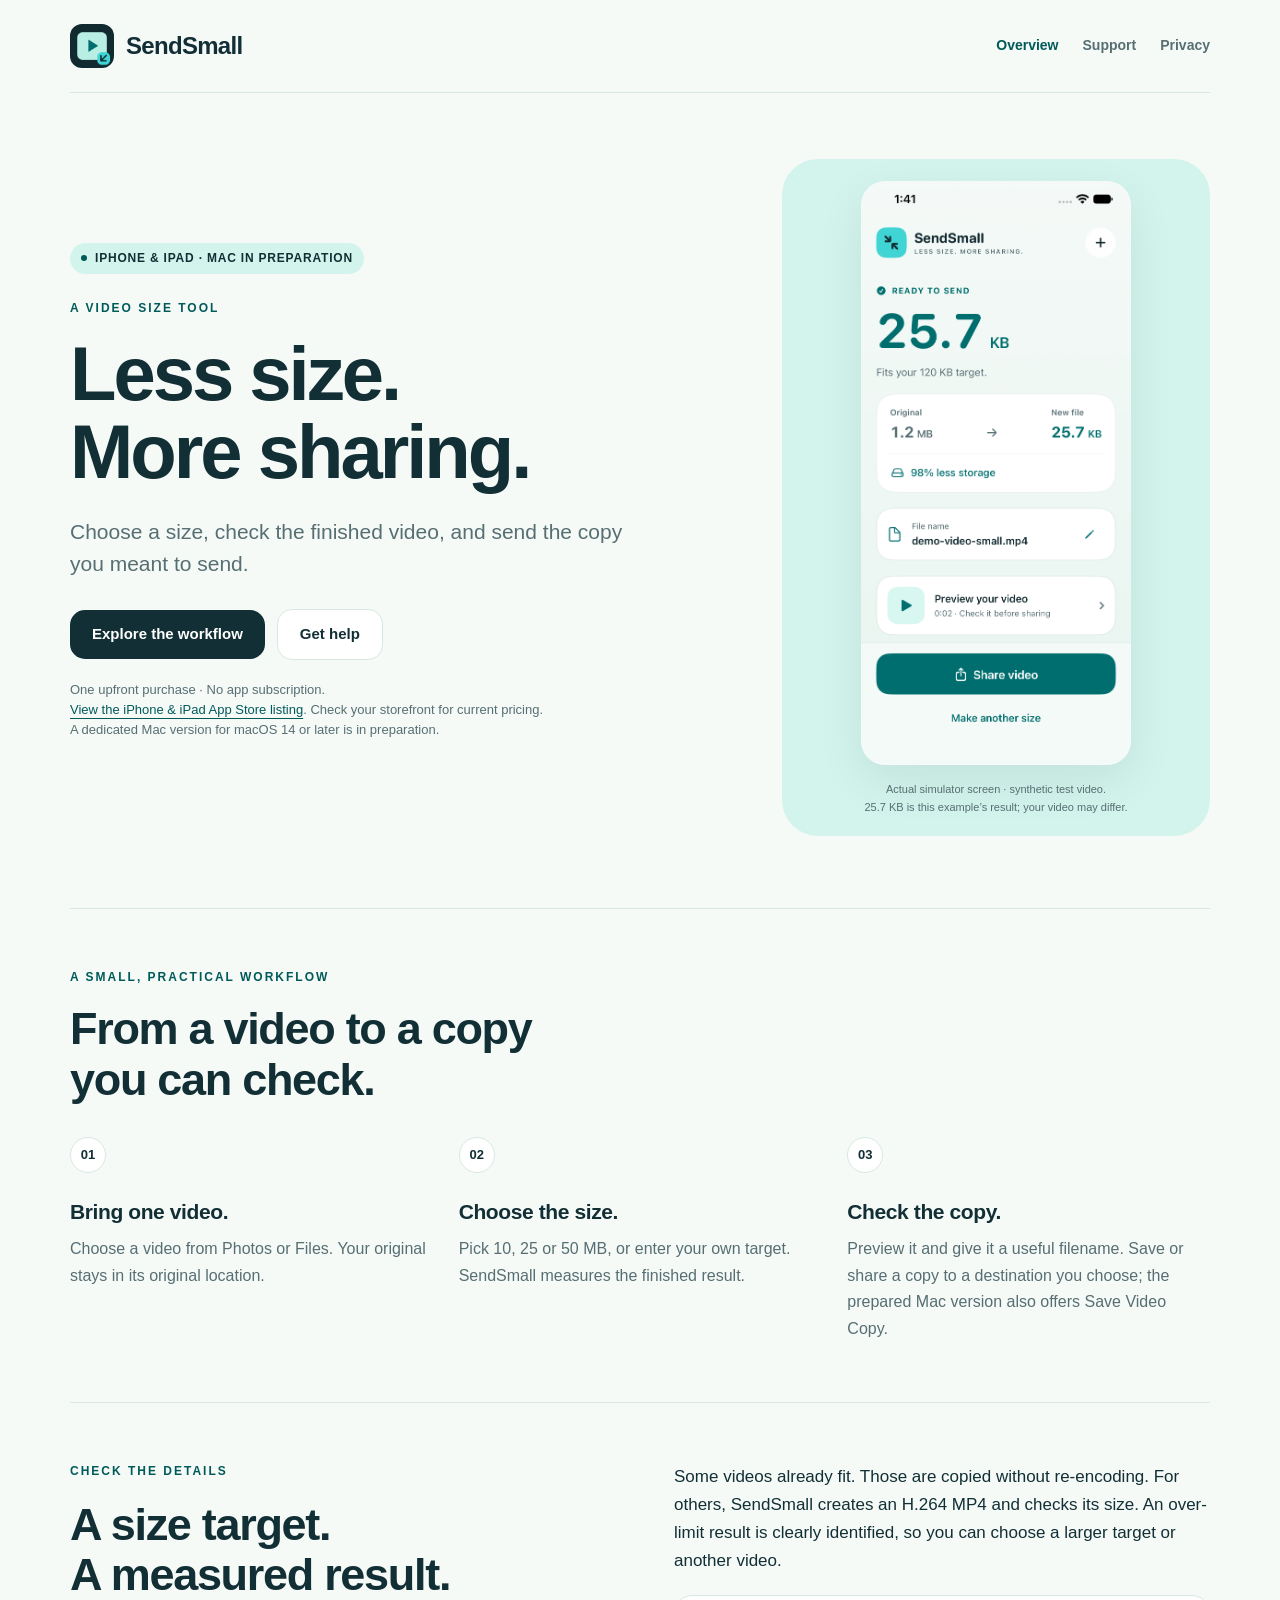
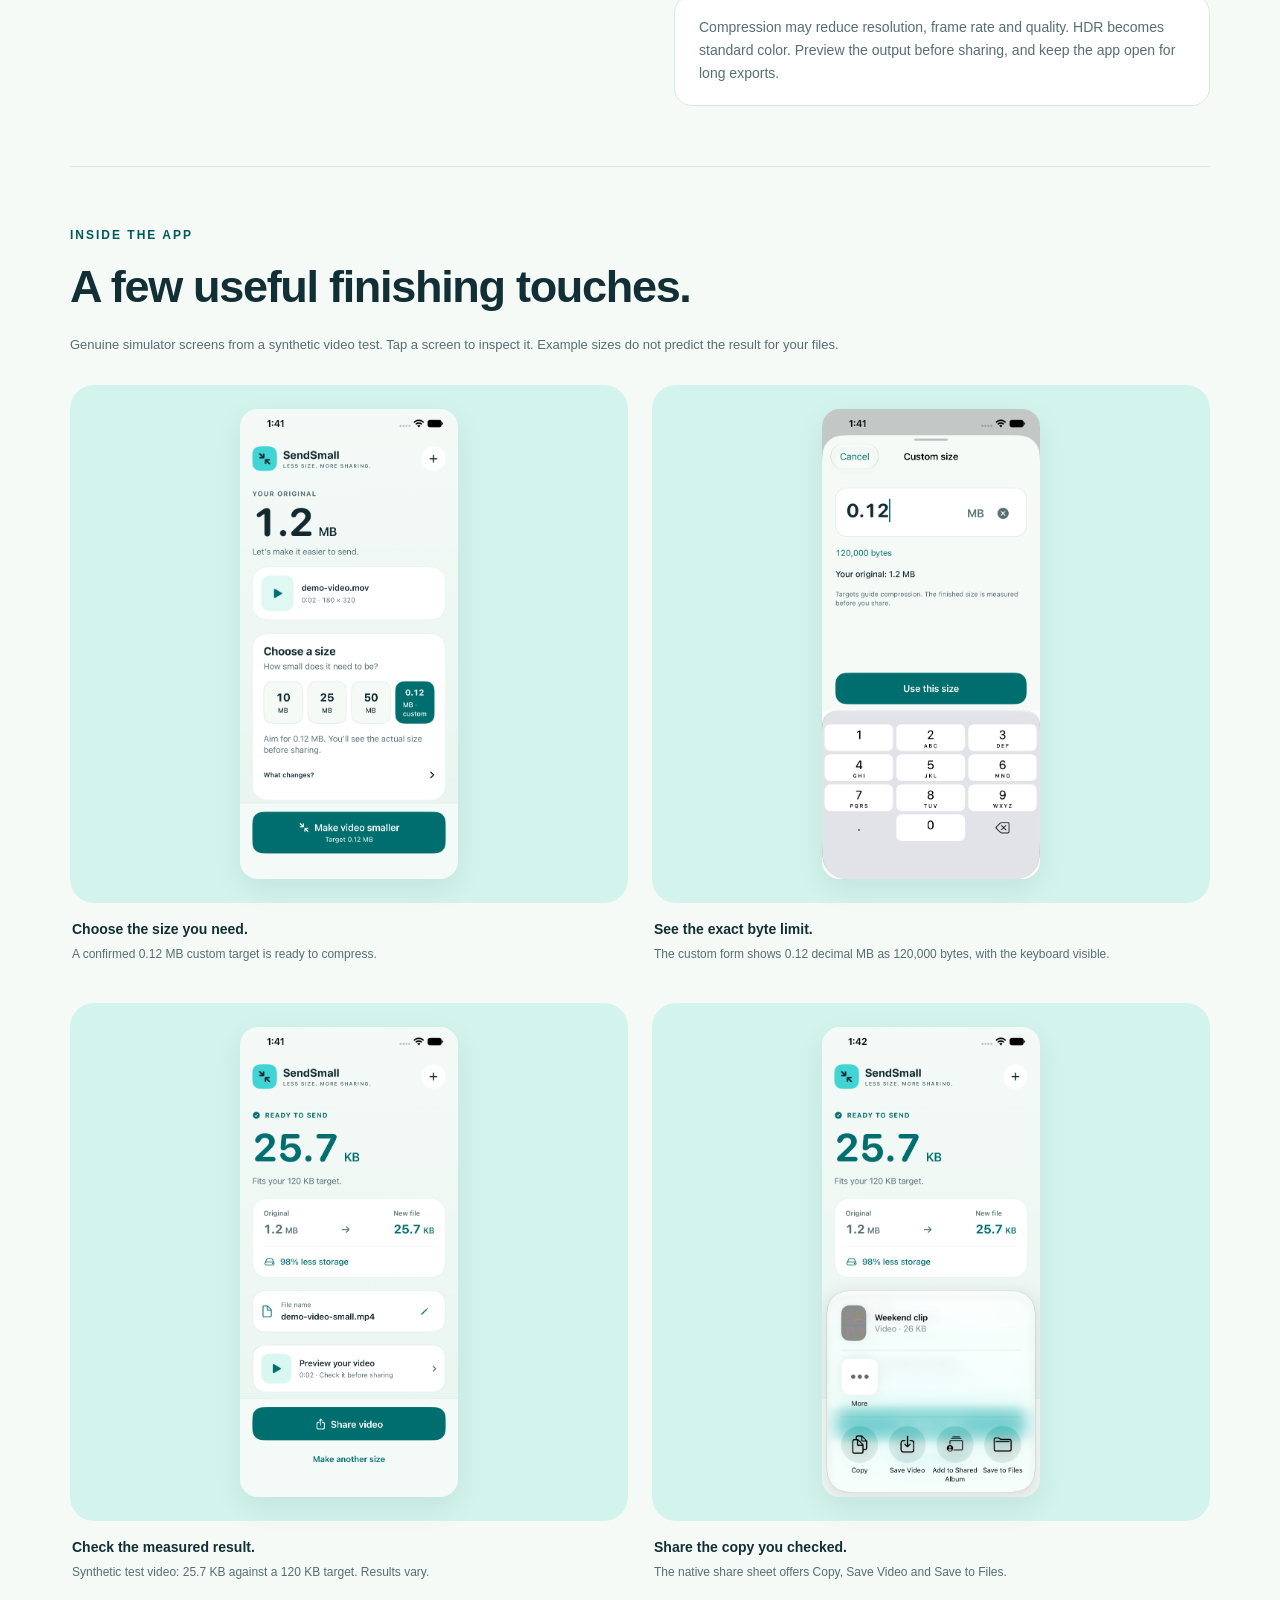
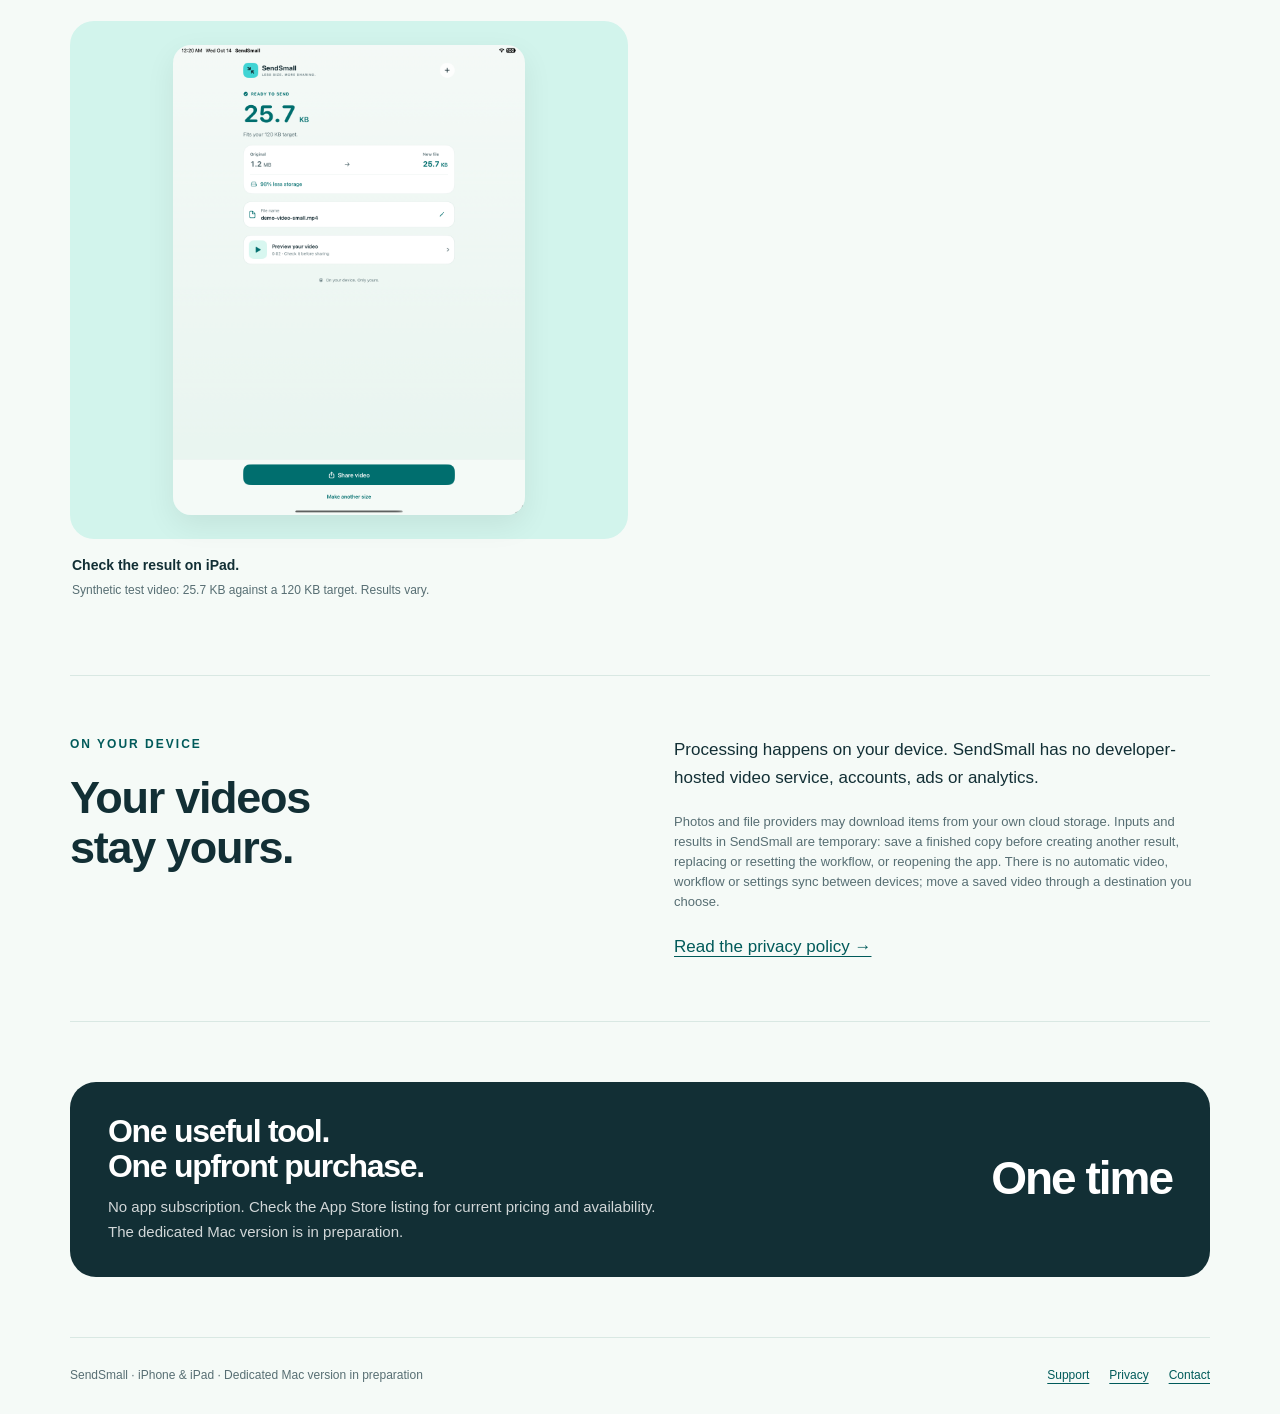
<file: index.html>
<!doctype html>
<html lang="en"><head><meta charset="utf-8"><meta name="viewport" content="width=device-width,initial-scale=1"><title>SendSmall — Less size. More sharing.</title><meta name="description" content="Choose a size, check the finished video, and send the copy you meant to send."><meta property="og:title" content="SendSmall — Less size. More sharing."><meta property="og:description" content="Choose a size, check the finished video, and send the copy you meant to send."><link rel="canonical" href="https://awfasano.github.io/sendsmall/"><meta property="og:url" content="https://awfasano.github.io/sendsmall/"><meta property="og:image" content="https://awfasano.github.io/sendsmall/assets/app-icon.png"><meta name="theme-color" content="#F5FAF7"><link rel="icon" href="assets/app-icon.png"><link rel="stylesheet" href="style.css"><script defer src="site.js"></script></head><body><a class="skip" href="#main">Skip to content</a><div class="wrap"><header class="header"><a class="brand" href="index.html"><img src="assets/app-icon.png" width="44" height="44" alt=""><span>SendSmall</span></a><nav class="nav" aria-label="Main"><a href="index.html" aria-current="page">Overview</a><a href="support.html">Support</a><a href="privacy.html">Privacy</a></nav></header><main id="main"><section class="hero"><div><div class="badge"><span class="dot"></span>IPHONE &amp; IPAD · MAC IN PREPARATION</div><p class="eyebrow">A VIDEO SIZE TOOL</p><h1>Less size.<br>More sharing.</h1><p class="lead">Choose a size, check the finished video, and send the copy you meant to send.</p><div class="actions"><a class="button" href="#workflow">Explore the workflow</a><a class="button secondary" href="support.html">Get help</a></div><p class="small">One upfront purchase · No app subscription.<br><a href="https://apps.apple.com/us/app/sendsmall-video-size/id6822126081">View the iPhone &amp; iPad App Store listing</a>. Check your storefront for current pricing.<br>A dedicated Mac version for macOS 14 or later is in preparation.</p></div><figure class="hero-figure"><img src="assets/measured-result.png" width="1170" height="2532" alt="SendSmall measured result of 25.7 KB from a synthetic 1.2 MB test video with a 120 KB target"><figcaption>Actual simulator screen · synthetic test video.<br>25.7 KB is this example’s result; your video may differ.</figcaption></figure></section><section id="workflow" class="section"><p class="eyebrow">A SMALL, PRACTICAL WORKFLOW</p><h2>From a video to a copy<br>you can check.</h2><div class="steps"><article class="step"><span class="number">01</span><h3>Bring one video.</h3><p>Choose a video from Photos or Files. Your original stays in its original location.</p></article><article class="step"><span class="number">02</span><h3>Choose the size.</h3><p>Pick 10, 25 or 50 MB, or enter your own target. SendSmall measures the finished result.</p></article><article class="step"><span class="number">03</span><h3>Check the copy.</h3><p>Preview it and give it a useful filename. Save or share a copy to a destination you choose; the prepared Mac version also offers Save Video Copy.</p></article></div></section><section class="section split"><div><p class="eyebrow">CHECK THE DETAILS</p><h2>A size target.<br>A measured result.</h2></div><div><p>Some videos already fit. Those are copied without re-encoding. For others, SendSmall creates an H.264 MP4 and checks its size. An over-limit result is clearly identified, so you can choose a larger target or another video.</p><div class="notice">Compression may reduce resolution, frame rate and quality. HDR becomes standard color. Preview the output before sharing, and keep the app open for long exports.</div></div></section><section class="section"><p class="eyebrow">INSIDE THE APP</p><h2>A few useful finishing touches.</h2><p class="small">Genuine simulator screens from a synthetic video test. Tap a screen to inspect it. Example sizes do not predict the result for your files.</p><div class="shots"><figure class="shot"><button class="shot-open" type="button" data-screen="assets/custom-size-input.png" data-title="Choose the size you need." data-alt="SendSmall main screen with a synthetic 1.2 MB video and confirmed 0.12 MB custom target" aria-label="Enlarge Choose the size you need."><img loading="lazy" src="assets/custom-size-input.png" width="1170" height="2532" alt="SendSmall main screen with a synthetic 1.2 MB video and confirmed 0.12 MB custom target"></button><figcaption>Choose the size you need.<small>A confirmed 0.12 MB custom target is ready to compress.</small></figcaption></figure><figure class="shot"><button class="shot-open" type="button" data-screen="assets/custom-target.png" data-title="See the exact byte limit." data-alt="SendSmall custom size form with visible keyboard showing 0.12 MB and 120,000 bytes" aria-label="Enlarge See the exact byte limit."><img loading="lazy" src="assets/custom-target.png" width="1170" height="2532" alt="SendSmall custom size form with visible keyboard showing 0.12 MB and 120,000 bytes"></button><figcaption>See the exact byte limit.<small>The custom form shows 0.12 decimal MB as 120,000 bytes, with the keyboard visible.</small></figcaption></figure><figure class="shot"><button class="shot-open" type="button" data-screen="assets/measured-result.png" data-title="Check the measured result." data-alt="SendSmall measured result of 25.7 KB from a synthetic 1.2 MB test video with a 120 KB target" aria-label="Enlarge Check the measured result."><img loading="lazy" src="assets/measured-result.png" width="1170" height="2532" alt="SendSmall measured result of 25.7 KB from a synthetic 1.2 MB test video with a 120 KB target"></button><figcaption>Check the measured result.<small>Synthetic test video: 25.7 KB against a 120 KB target. Results vary.</small></figcaption></figure><figure class="shot"><button class="shot-open" type="button" data-screen="assets/native-share.png" data-title="Share the copy you checked." data-alt="Native share sheet for the Weekend clip video showing Copy, Save Video and Save to Files" aria-label="Enlarge Share the copy you checked."><img loading="lazy" src="assets/native-share.png" width="1170" height="2532" alt="Native share sheet for the Weekend clip video showing Copy, Save Video and Save to Files"></button><figcaption>Share the copy you checked.<small>The native share sheet offers Copy, Save Video and Save to Files.</small></figcaption></figure><figure class="shot"><button class="shot-open" type="button" data-screen="assets/ipad-measured-result.png" data-title="Check the result on iPad." data-alt="SendSmall on iPad showing a measured 25.7 KB result from a synthetic 1.2 MB video against a 120 KB target" aria-label="Enlarge Check the result on iPad."><img loading="lazy" src="assets/ipad-measured-result.png" width="2064" height="2752" alt="SendSmall on iPad showing a measured 25.7 KB result from a synthetic 1.2 MB video against a 120 KB target"></button><figcaption>Check the result on iPad.<small>Synthetic test video: 25.7 KB against a 120 KB target. Results vary.</small></figcaption></figure></div></section><section class="section split"><div><p class="eyebrow">ON YOUR DEVICE</p><h2>Your videos<br>stay yours.</h2></div><div><p>Processing happens on your device. SendSmall has no developer-hosted video service, accounts, ads or analytics.</p><p class="small">Photos and file providers may download items from your own cloud storage. Inputs and results in SendSmall are temporary: save a finished copy before creating another result, replacing or resetting the workflow, or reopening the app. There is no automatic video, workflow or settings sync between devices; move a saved video through a destination you choose.</p><a href="privacy.html">Read the privacy policy →</a></div></section><section class="section"><div class="price-band"><div><h2>One useful tool.<br>One upfront purchase.</h2><p>No app subscription. Check the App Store listing for current pricing and availability.<br>The dedicated Mac version is in preparation.</p></div><div class="amount">One time</div></div></section></main><footer class="footer"><div>SendSmall · iPhone &amp; iPad · Dedicated Mac version in preparation</div><div><a href="support.html">Support</a><a href="privacy.html">Privacy</a><a href="mailto:awfasano@gmail.com">Contact</a></div></footer></div><dialog id="screen-dialog" aria-labelledby="dialog-title"><div class="dialog-head"><span id="dialog-title" class="dialog-title">App screen</span><button type="button" data-close>Close</button></div><img class="dialog-image" alt=""><p class="dialog-note">Actual simulator screen. Synthetic test video content.</p></dialog></body></html>
</file>
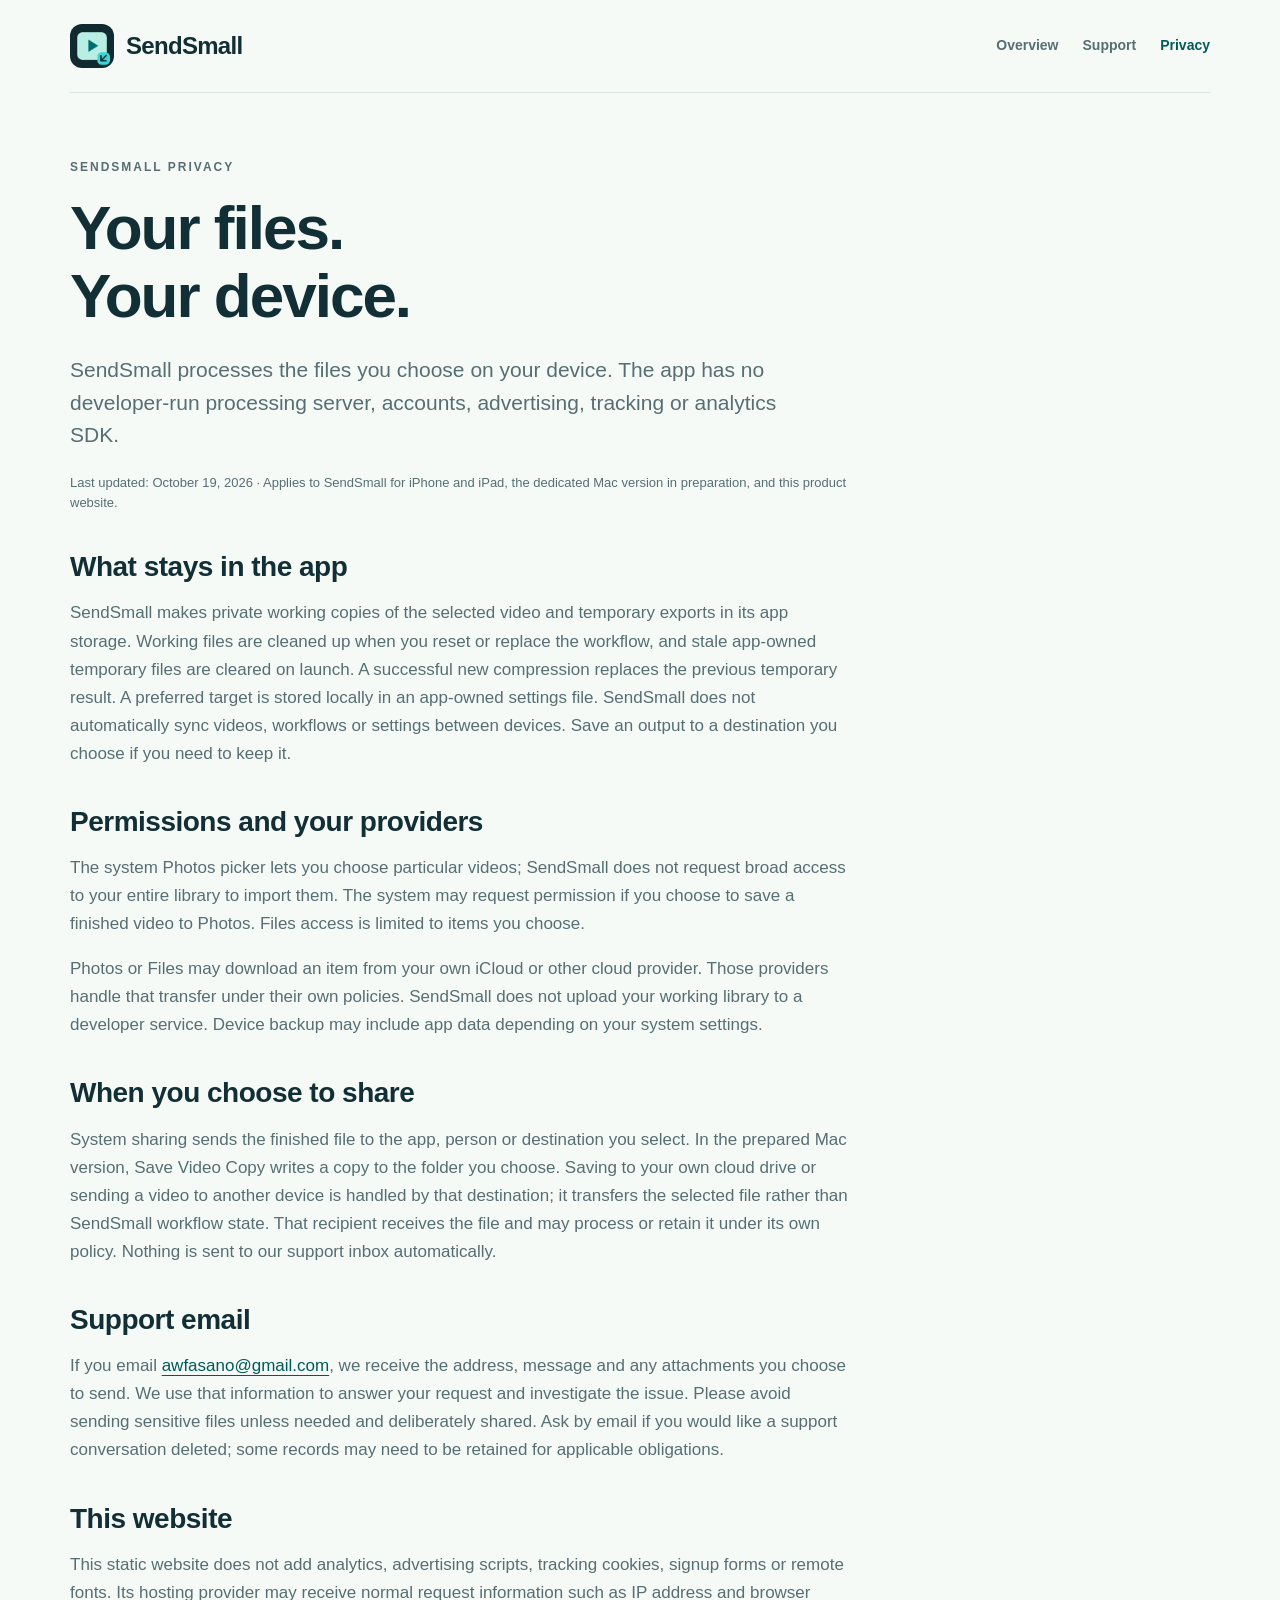
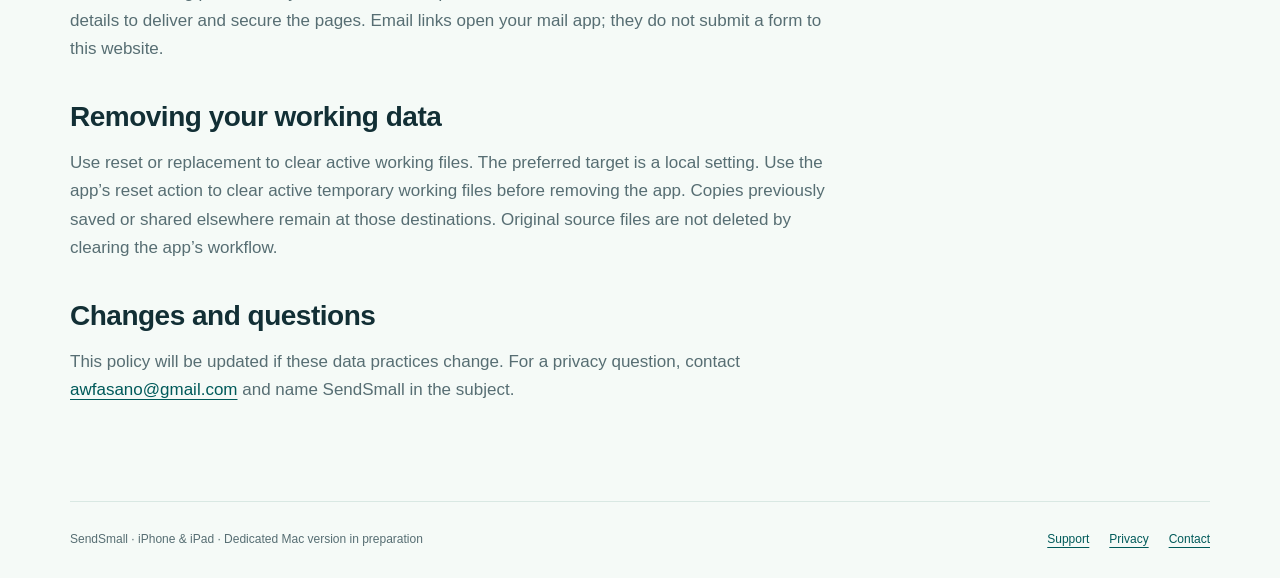
<file: privacy.html>
<!doctype html>
<html lang="en"><head><meta charset="utf-8"><meta name="viewport" content="width=device-width,initial-scale=1"><title>SendSmall privacy policy</title><meta name="description" content="How SendSmall handles local working files, permissions, sharing and support email."><meta property="og:title" content="SendSmall privacy policy"><meta property="og:description" content="How SendSmall handles local working files, permissions, sharing and support email."><link rel="canonical" href="https://awfasano.github.io/sendsmall/privacy.html"><meta property="og:url" content="https://awfasano.github.io/sendsmall/privacy.html"><meta property="og:image" content="https://awfasano.github.io/sendsmall/assets/app-icon.png"><meta name="theme-color" content="#F5FAF7"><link rel="icon" href="assets/app-icon.png"><link rel="stylesheet" href="style.css"><script defer src="site.js"></script></head><body><a class="skip" href="#main">Skip to content</a><div class="wrap"><header class="header"><a class="brand" href="index.html"><img src="assets/app-icon.png" width="44" height="44" alt=""><span>SendSmall</span></a><nav class="nav" aria-label="Main"><a href="index.html">Overview</a><a href="support.html">Support</a><a href="privacy.html" aria-current="page">Privacy</a></nav></header><main id="main"><section class="content privacy"><p class="eyebrow">SendSmall PRIVACY</p><h1>Your files.<br>Your device.</h1><p class="lead">SendSmall processes the files you choose on your device. The app has no developer-run processing server, accounts, advertising, tracking or analytics SDK.</p><p class="small">Last updated: October 19, 2026 · Applies to SendSmall for iPhone and iPad, the dedicated Mac version in preparation, and this product website.</p><h2>What stays in the app</h2><p>SendSmall makes private working copies of the selected video and temporary exports in its app storage. Working files are cleaned up when you reset or replace the workflow, and stale app-owned temporary files are cleared on launch. A successful new compression replaces the previous temporary result. A preferred target is stored locally in an app-owned settings file. SendSmall does not automatically sync videos, workflows or settings between devices. Save an output to a destination you choose if you need to keep it.</p><h2>Permissions and your providers</h2><p>The system Photos picker lets you choose particular videos; SendSmall does not request broad access to your entire library to import them. The system may request permission if you choose to save a finished video to Photos. Files access is limited to items you choose.</p><p>Photos or Files may download an item from your own iCloud or other cloud provider. Those providers handle that transfer under their own policies. SendSmall does not upload your working library to a developer service. Device backup may include app data depending on your system settings.</p><h2>When you choose to share</h2><p>System sharing sends the finished file to the app, person or destination you select. In the prepared Mac version, Save Video Copy writes a copy to the folder you choose. Saving to your own cloud drive or sending a video to another device is handled by that destination; it transfers the selected file rather than SendSmall workflow state. That recipient receives the file and may process or retain it under its own policy. Nothing is sent to our support inbox automatically.</p><h2>Support email</h2><p>If you email <a href="mailto:awfasano@gmail.com">awfasano@gmail.com</a>, we receive the address, message and any attachments you choose to send. We use that information to answer your request and investigate the issue. Please avoid sending sensitive files unless needed and deliberately shared. Ask by email if you would like a support conversation deleted; some records may need to be retained for applicable obligations.</p><h2>This website</h2><p>This static website does not add analytics, advertising scripts, tracking cookies, signup forms or remote fonts. Its hosting provider may receive normal request information such as IP address and browser details to deliver and secure the pages. Email links open your mail app; they do not submit a form to this website.</p><h2>Removing your working data</h2><p>Use reset or replacement to clear active working files. The preferred target is a local setting. Use the app’s reset action to clear active temporary working files before removing the app. Copies previously saved or shared elsewhere remain at those destinations. Original source files are not deleted by clearing the app’s workflow.</p><h2>Changes and questions</h2><p>This policy will be updated if these data practices change. For a privacy question, contact <a href="mailto:awfasano@gmail.com?subject=SendSmall%20privacy">awfasano@gmail.com</a> and name SendSmall in the subject.</p></section></main><footer class="footer"><div>SendSmall · iPhone &amp; iPad · Dedicated Mac version in preparation</div><div><a href="support.html">Support</a><a href="privacy.html">Privacy</a><a href="mailto:awfasano@gmail.com">Contact</a></div></footer></div><dialog id="screen-dialog" aria-labelledby="dialog-title"><div class="dialog-head"><span id="dialog-title" class="dialog-title">App screen</span><button type="button" data-close>Close</button></div><img class="dialog-image" alt=""><p class="dialog-note">Actual simulator screen. Synthetic test video content.</p></dialog></body></html>
</file>
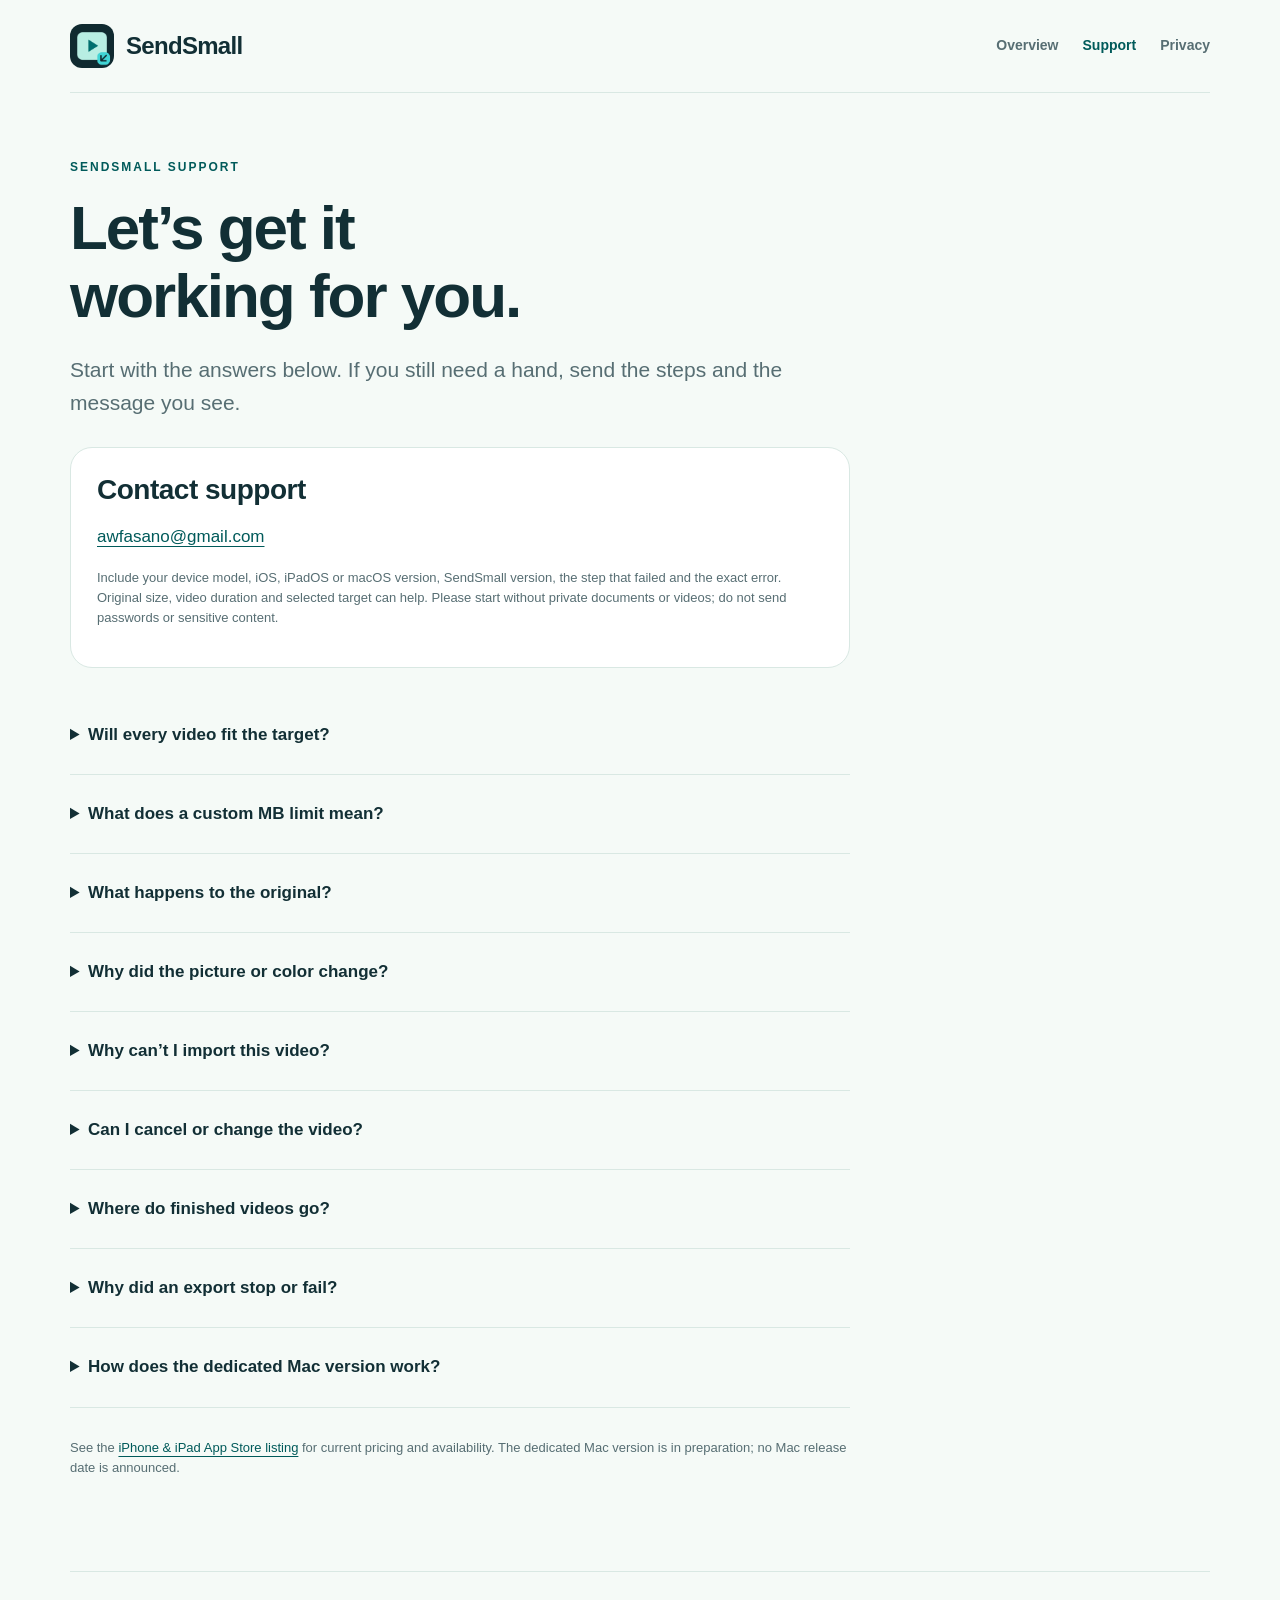
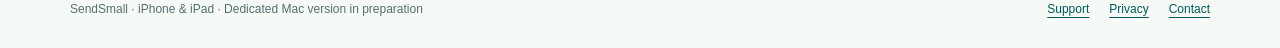
<file: support.html>
<!doctype html>
<html lang="en"><head><meta charset="utf-8"><meta name="viewport" content="width=device-width,initial-scale=1"><title>SendSmall support</title><meta name="description" content="Help with video targets, import, preview and saving in SendSmall."><meta property="og:title" content="SendSmall support"><meta property="og:description" content="Help with video targets, import, preview and saving in SendSmall."><link rel="canonical" href="https://awfasano.github.io/sendsmall/support.html"><meta property="og:url" content="https://awfasano.github.io/sendsmall/support.html"><meta property="og:image" content="https://awfasano.github.io/sendsmall/assets/app-icon.png"><meta name="theme-color" content="#F5FAF7"><link rel="icon" href="assets/app-icon.png"><link rel="stylesheet" href="style.css"><script defer src="site.js"></script></head><body><a class="skip" href="#main">Skip to content</a><div class="wrap"><header class="header"><a class="brand" href="index.html"><img src="assets/app-icon.png" width="44" height="44" alt=""><span>SendSmall</span></a><nav class="nav" aria-label="Main"><a href="index.html">Overview</a><a href="support.html" aria-current="page">Support</a><a href="privacy.html">Privacy</a></nav></header><main id="main"><section class="content"><p class="eyebrow">SendSmall SUPPORT</p><h1>Let’s get it<br>working for you.</h1><p class="lead">Start with the answers below. If you still need a hand, send the steps and the message you see.</p><div class="help-card"><h2>Contact support</h2><p><a href="mailto:awfasano@gmail.com?subject=SendSmall%20support">awfasano@gmail.com</a></p><p class="small">Include your device model, iOS, iPadOS or macOS version, SendSmall version, the step that failed and the exact error. Original size, video duration and selected target can help. Please start without private documents or videos; do not send passwords or sensitive content.</p></div><div class="faq"><details><summary>Will every video fit the target?</summary><p>No. A very small target may be unsuitable for the full video and its audio. SendSmall measures the result and identifies an over-limit output. Try a larger size and preview the new copy.</p></details><details><summary>What does a custom MB limit mean?</summary><p>SendSmall uses decimal MB: 1 MB is 1,000,000 bytes. Custom targets range from 0.1 to 2,000 MB. The form shows the exact byte equivalent before you apply it.</p></details><details><summary>What happens to the original?</summary><p>Your original is not changed. SendSmall imports a working copy. Already-fitting videos are copied in their original format; other successful exports are H.264 MP4.</p></details><details><summary>Why did the picture or color change?</summary><p>Compression can reduce resolution, quality and frame rate. HDR becomes standard color. Check the preview and choose a larger target if the result needs more detail.</p></details><details><summary>Why can’t I import this video?</summary><p>Some media, including videos with multiple video or audio tracks, are unsupported. Try a standard MOV or MP4 or export a compatible copy. A cloud item may need a connection before Photos or Files can download it.</p></details><details><summary>Can I cancel or change the video?</summary><p>Yes. Cancel an import or export, or open the replacement chooser and use Keep current video to keep the existing input and latest successful result.</p></details><details><summary>Where do finished videos go?</summary><p>Use Share video to choose Files, Photos when offered, or another destination. The prepared Mac version also offers Save Video Copy. Working inputs and results are temporary and can be removed when you successfully create another result, replace or reset the workflow, or next launch the app. Save a copy you need to keep first. Saved copies stay at their chosen destinations; the original source is not changed. There is no automatic cross-device workflow or video sync. To move a finished video, save or share that file and open the independent copy on the other device.</p></details><details><summary>Why did an export stop or fail?</summary><p>Keep the app open for long exports. Free storage is needed for working copies and output. On iPhone or iPad, the operating system can interrupt work when the app is backgrounded or closed. On Mac, compression can continue when you switch apps; keep SendSmall running and the Mac awake until it finishes. Use the recovery offered, such as a larger target, another video, retry or storage guidance.</p></details><details><summary>How does the dedicated Mac version work?</summary><p>The dedicated Mac version is in preparation for macOS 14 or later. In that version, choose Open Video or Video → Open Video (Command-O), choose a target and Compress Video, then preview the measured result. Save Video Copy (Command-S) saves a new file to your chosen destination. Share Video is a separate system action. Always save a result you need to keep before creating another result or replacing or resetting the workflow.</p></details></div><p class="small" style="margin-top:30px">See the <a href="https://apps.apple.com/us/app/sendsmall-video-size/id6822126081">iPhone &amp; iPad App Store listing</a> for current pricing and availability. The dedicated Mac version is in preparation; no Mac release date is announced.</p></section></main><footer class="footer"><div>SendSmall · iPhone &amp; iPad · Dedicated Mac version in preparation</div><div><a href="support.html">Support</a><a href="privacy.html">Privacy</a><a href="mailto:awfasano@gmail.com">Contact</a></div></footer></div><dialog id="screen-dialog" aria-labelledby="dialog-title"><div class="dialog-head"><span id="dialog-title" class="dialog-title">App screen</span><button type="button" data-close>Close</button></div><img class="dialog-image" alt=""><p class="dialog-note">Actual simulator screen. Synthetic test video content.</p></dialog></body></html>
</file>
<file: style.css>
:root{--accent:#006E6E;--strong:#005A5A;--ink:#122F35;--muted:#576E73;--canvas:#F5FAF7;--soft:#D2F4EC;--line:#D9E8E3;--display:"Arial Rounded MT Bold",ui-rounded,-apple-system,sans-serif;--weight:750;}

*{box-sizing:border-box}html{scroll-behavior:smooth}body{margin:0;background:var(--canvas);color:var(--ink);font:17px/1.65 -apple-system,BlinkMacSystemFont,"Segoe UI",sans-serif}a{color:var(--strong);text-underline-offset:4px}button{font:inherit}img{max-width:100%;height:auto;display:block}a,button,summary{touch-action:manipulation}a:focus-visible,button:focus-visible,summary:focus-visible{outline:3px solid var(--strong);outline-offset:5px}::selection{background:var(--soft)}.skip{position:absolute;top:-100px;left:16px;background:white;padding:10px;z-index:5}.skip:focus{top:8px}.wrap{width:min(1140px,calc(100% - 48px));margin:auto}.header{display:flex;align-items:center;justify-content:space-between;gap:20px;padding:24px 0;border-bottom:1px solid var(--line)}.brand{display:flex;align-items:center;gap:12px;color:var(--ink);text-decoration:none;font-size:24px;font-weight:750;letter-spacing:-.7px}.brand img{width:44px;border-radius:12px}.nav{display:flex;gap:24px;flex-wrap:wrap}.nav a{font-size:14px;font-weight:650;text-decoration:none;color:var(--muted);padding:10px 0}.nav a[aria-current=page]{color:var(--strong)}.eyebrow{color:var(--strong);font:700 12px/1.4 -apple-system,sans-serif;letter-spacing:2px;margin:0 0 18px;text-transform:uppercase}.hero{display:grid;grid-template-columns:1.2fr .8fr;gap:70px;align-items:center;padding:66px 0 72px}.hero h1{font-family:var(--display);font-size:clamp(44px,6vw,76px);letter-spacing:-3px;line-height:1.03;margin:0 0 24px;font-weight:var(--weight)}.lead{max-width:560px;color:var(--muted);font-size:21px;line-height:1.55}.badge{display:inline-flex;gap:8px;align-items:center;font-size:12px;font-weight:700;letter-spacing:.8px;padding:6px 11px;background:var(--soft);border-radius:999px;margin-bottom:26px}.dot{height:6px;width:6px;background:var(--strong);border-radius:50%}.actions{display:flex;gap:12px;align-items:center;flex-wrap:wrap;margin:28px 0 20px}.button{display:inline-flex;min-height:48px;align-items:center;justify-content:center;padding:12px 22px;background:var(--ink);color:white;border-radius:15px;text-decoration:none;font-size:15px;font-weight:700;border:0;cursor:pointer}.button.secondary{background:white;color:var(--ink);border:1px solid var(--line)}.small{font-size:13px;line-height:1.55;color:var(--muted)}.hero-figure{margin:0;padding:22px 40px 0;background:var(--soft);border-radius:36px}.hero-figure img{width:270px;margin:auto;border-radius:24px;box-shadow:0 16px 48px #00000013}.hero-figure figcaption{text-align:center;margin:16px -18px 0;padding-bottom:20px;font-size:11px;line-height:1.6;color:var(--muted)}.section{padding:60px 0;border-top:1px solid var(--line)}h2{font-family:var(--display);font-size:clamp(30px,4vw,45px);line-height:1.12;letter-spacing:-1.3px;font-weight:var(--weight);margin:0 0 22px}h3{font-size:21px;line-height:1.4;margin:0 0 10px;letter-spacing:-.4px}.steps{display:grid;grid-template-columns:repeat(3,1fr);gap:26px;margin-top:32px}.step .number{display:inline-flex;align-items:center;justify-content:center;width:36px;height:36px;border:1px solid var(--line);border-radius:50%;font-size:13px;font-weight:700;margin-bottom:24px;background:white}.step p{color:var(--muted);font-size:16px;margin:0}.split{display:grid;grid-template-columns:1fr 1fr;gap:68px;align-items:start}.split p{margin:0 0 20px}.notice{padding:20px 24px;background:white;border-radius:18px;color:var(--muted);font-size:14px;border:1px solid var(--line)}.shots{display:grid;grid-template-columns:repeat(2,1fr);gap:24px;margin-top:30px}.shot{margin:0}.shot-open{width:100%;padding:24px;background:var(--soft);border:0;border-radius:24px;cursor:zoom-in}.shot-open img{max-height:470px;width:auto;margin:auto;border-radius:18px;box-shadow:0 10px 30px #00000012}.shot figcaption{padding:16px 2px;font-size:14px;font-weight:650;line-height:1.5}.shot figcaption small{display:block;color:var(--muted);font-weight:400;font-size:12px;margin-top:5px}.price-band{display:flex;align-items:center;justify-content:space-between;gap:30px;background:var(--ink);color:white;padding:32px 38px;border-radius:26px}.price-band h2{font-size:32px;margin:0 0 10px}.price-band p{margin:0;color:#ffffffce;font-size:15px}.price-band .amount{white-space:nowrap;font-size:46px;font-weight:var(--weight);font-family:var(--display);letter-spacing:-2px}.content{max-width:780px;padding:66px 0 80px}.content h1{font:var(--weight) clamp(42px,6vw,62px)/1.1 var(--display);letter-spacing:-2px;margin:0 0 24px}.content h2{font-size:28px;margin-top:38px;margin-bottom:14px;letter-spacing:-.5px}.content .lead{max-width:760px}.help-card{margin:28px 0;background:white;border:1px solid var(--line);padding:26px;border-radius:22px}.help-card h2{margin:0 0 12px}.faq details{border-bottom:1px solid var(--line);padding:17px 0}.faq summary{cursor:pointer;font-size:17px;font-weight:650;min-height:44px;padding:8px 22px 8px 0}.faq details p{margin:12px 0 8px;color:var(--muted);font-size:16px}.privacy p{color:var(--muted)}.footer{border-top:1px solid var(--line);padding:28px 0;display:flex;justify-content:space-between;gap:24px;color:var(--muted);font-size:12px}.footer div:last-child{display:flex;gap:20px;flex-wrap:wrap}dialog{border:0;border-radius:26px;padding:18px;background:var(--canvas);max-width:min(650px,calc(100% - 24px));max-height:calc(100% - 24px)}dialog::backdrop{background:#122F35b3}.dialog-head{display:flex;align-items:center;justify-content:space-between;gap:16px;margin-bottom:16px;font-weight:650;font-size:14px}.dialog-head button{background:var(--ink);border:0;color:white;border-radius:12px;padding:10px 16px;min-height:44px;cursor:pointer}.dialog-image{max-height:75vh;width:auto;margin:auto;max-width:100%;border-radius:14px}.dialog-note{text-align:center;font-size:11px;color:var(--muted);margin:12px 0 0}
@media(max-width:760px){.wrap{width:calc(100% - 36px)}.header{padding:18px 0;gap:14px;align-items:flex-start}.brand{font-size:21px;gap:9px}.brand img{width:34px;border-radius:9px}.nav{gap:14px}.nav a{font-size:12px;padding:7px 0}.hero{grid-template-columns:1fr;gap:32px;padding:44px 0}.hero h1{letter-spacing:-2px;font-size:58px}.lead{font-size:19px}.hero-figure{padding:28px 32px 0;max-width:420px;width:100%;margin:auto}.hero-figure img{width:240px}.section{padding:42px 0}.steps{grid-template-columns:1fr;gap:26px}.step{display:grid;grid-template-columns:36px 1fr;column-gap:18px}.step .number{grid-row:1/3;margin-bottom:0}.step h3{margin-top:4px}.split{grid-template-columns:1fr;gap:24px}.shots{grid-template-columns:1fr;gap:14px}.shot-open{padding:24px}.shot-open img{max-height:490px}.price-band{padding:26px;align-items:flex-start;flex-direction:column;gap:18px}.price-band .amount{font-size:40px}.content{padding:42px 0 54px}.footer{flex-direction:column;gap:12px}}
@media(max-width:360px){.header{flex-direction:column}.hero h1{font-size:49px}.actions .button{width:100%}}
@media(prefers-reduced-motion:reduce){html{scroll-behavior:auto}}
</file>
